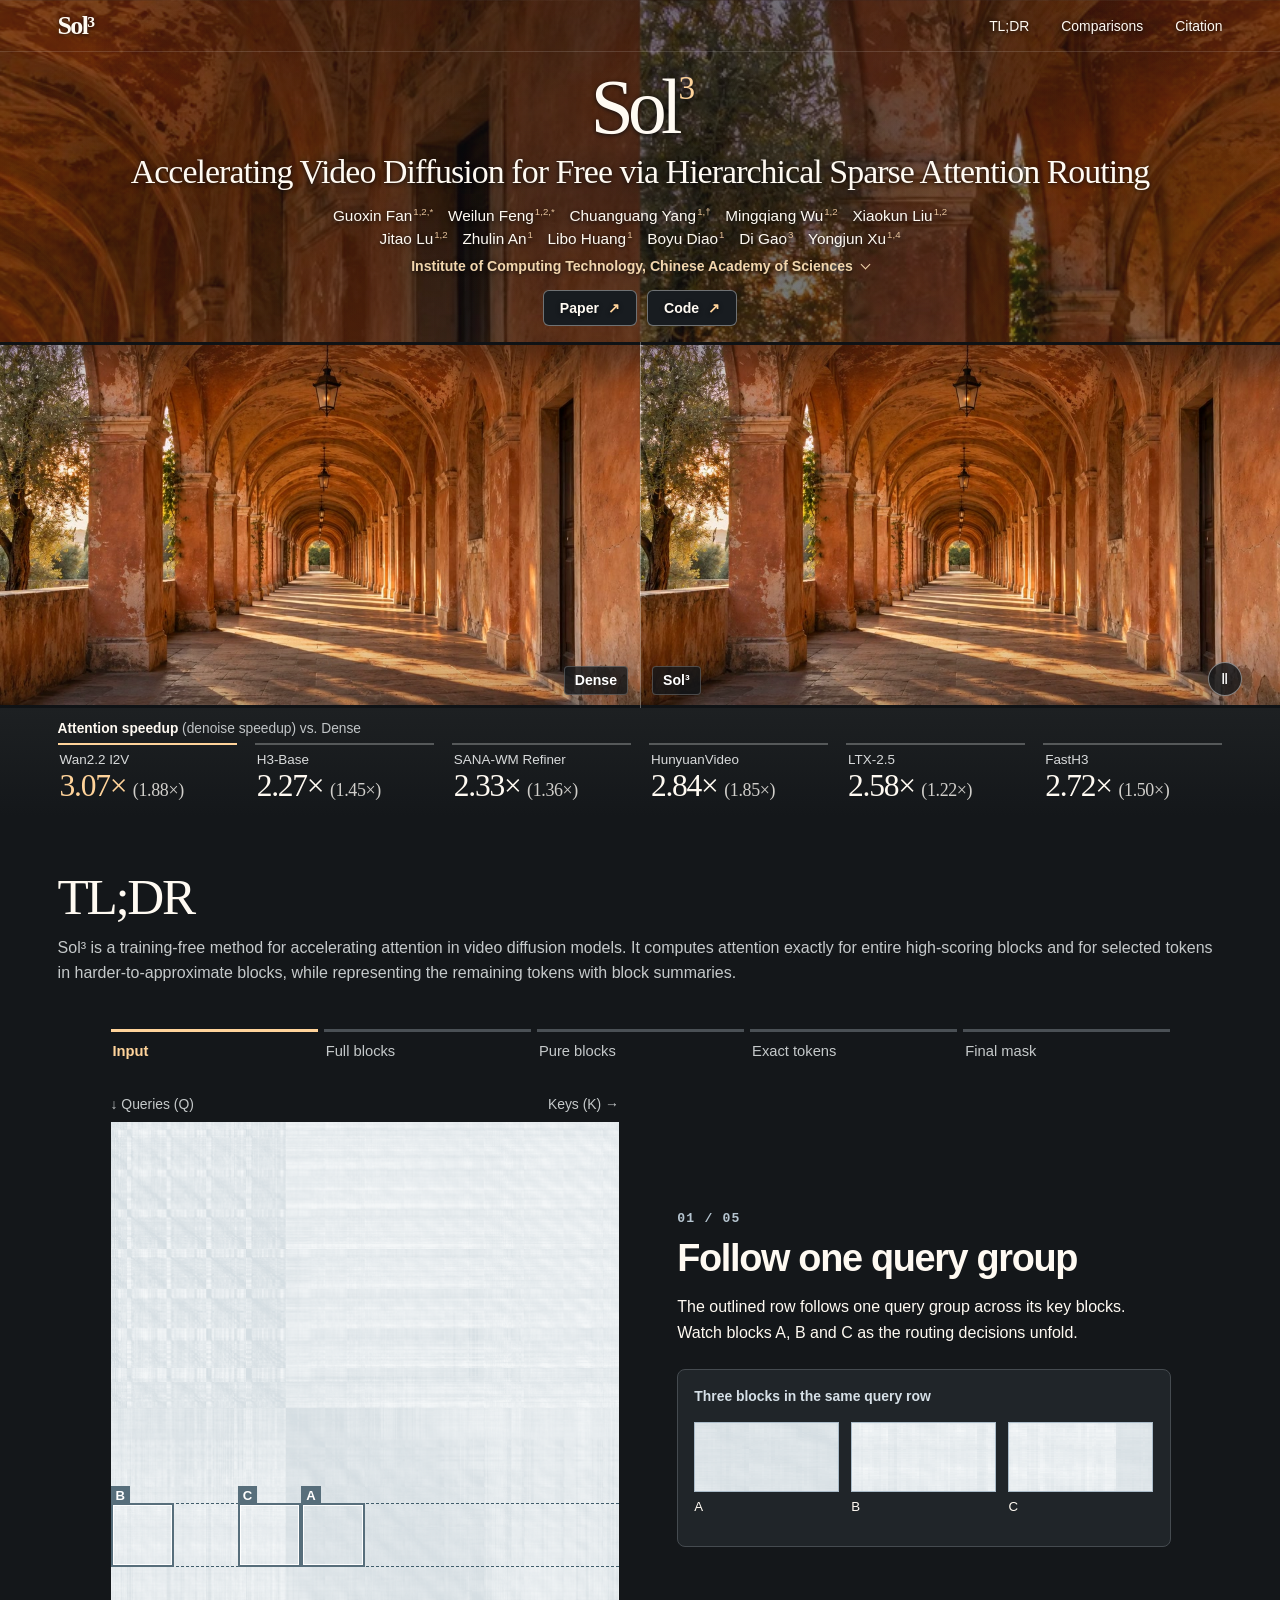
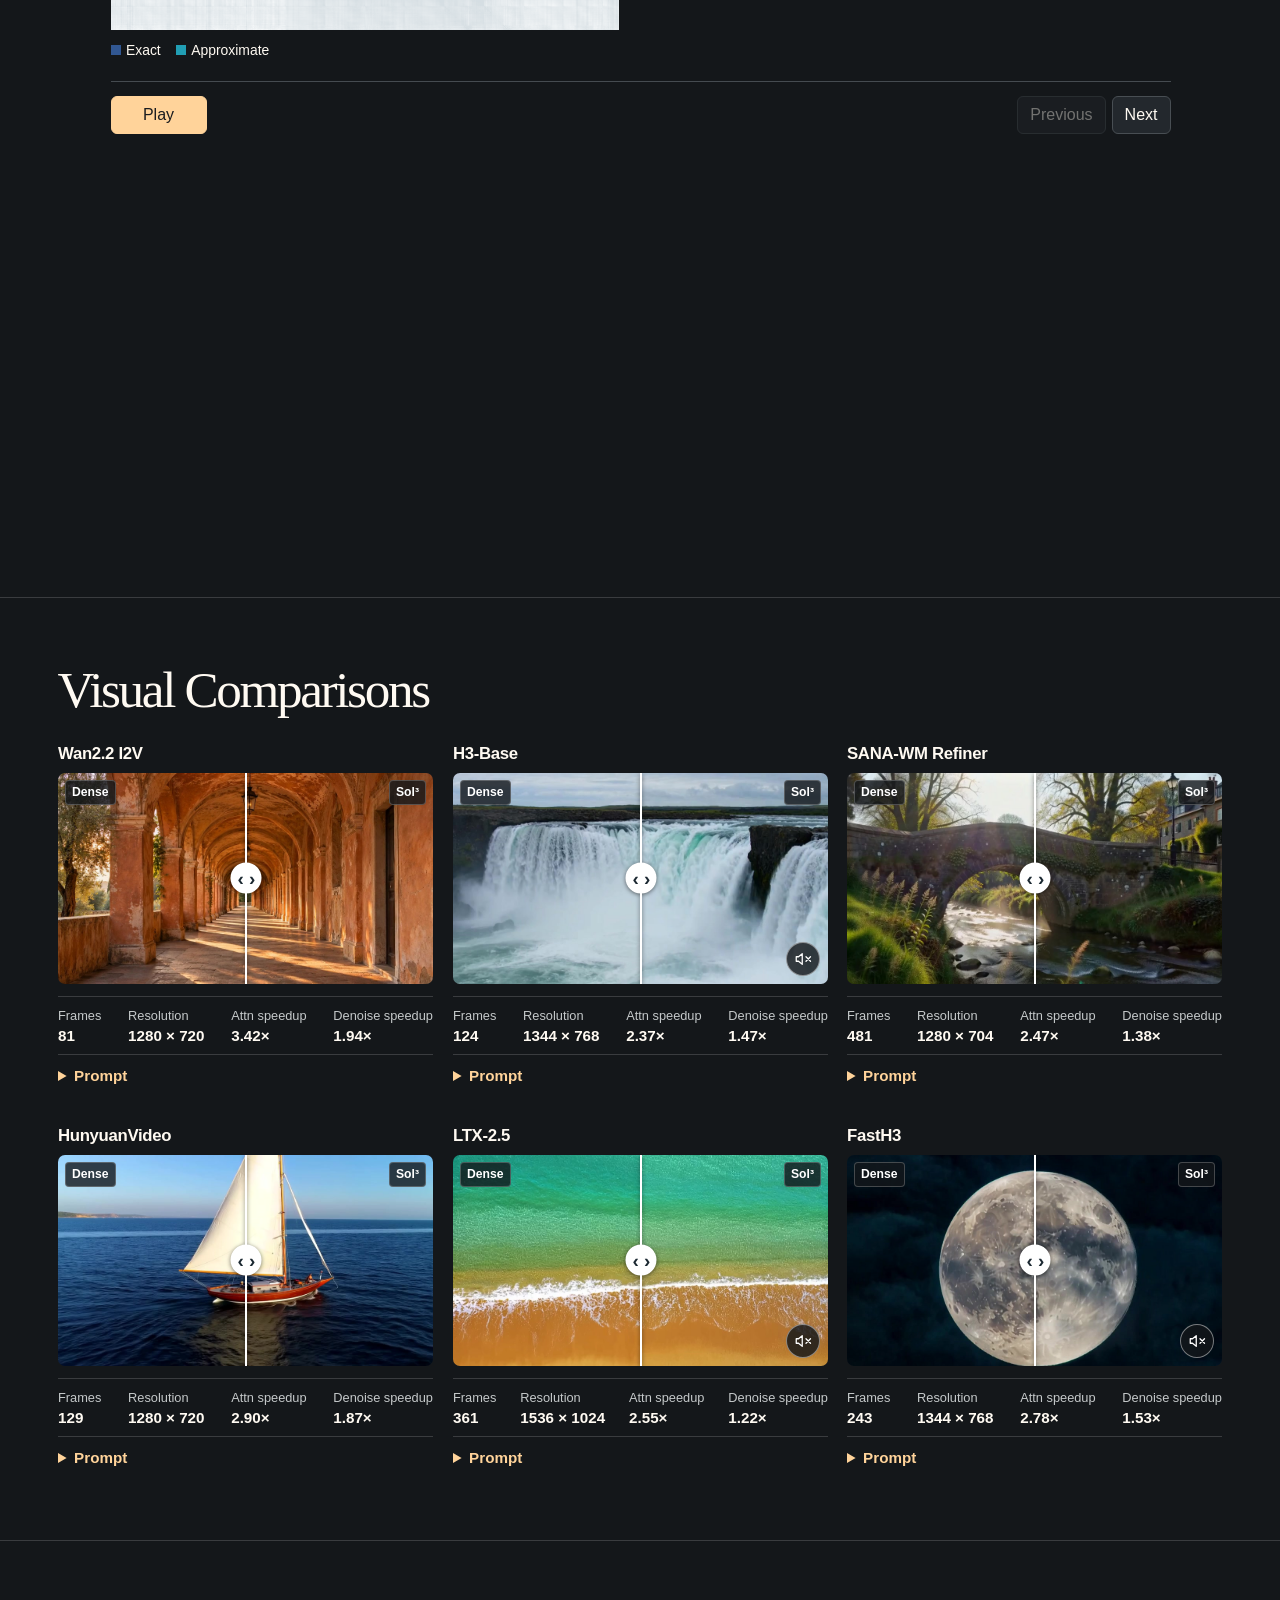
<file: index.html>
<!doctype html>
<html lang="en">
<head>
  <meta charset="utf-8">
  <meta name="viewport" content="width=device-width, initial-scale=1">
  <meta name="theme-color" content="#121519">
  <meta name="description" content="Sol³ accelerates video diffusion through training-free hierarchical sparse attention routing. Explore the method and six paired video comparisons.">
  <title>Sol³ · Hierarchical Sparse Attention Routing</title>
  <link rel="stylesheet" href="site.css">
  <script defer src="site.js"></script>
</head>
<body>
  <header class="hero" id="top">
    <canvas class="hero-backdrop" width="640" height="180" aria-hidden="true"></canvas>
    <nav class="mast" aria-label="Page sections">
      <a class="wordmark" href="#top" aria-label="Sol³ home">Sol³</a>
      <div><a href="#method">TL;DR</a><a href="#comparisons">Comparisons</a><a href="#citation">Citation</a></div>
    </nav>
    <div class="intro">
      <h1><span class="method-name">Sol<sup>3</sup></span><span class="paper-title">Accelerating Video Diffusion for Free via Hierarchical Sparse Attention Routing</span></h1>
      <div class="authors" aria-label="Authors">
        <div><span>Guoxin Fan<sup>1,2,*</sup></span> <span>Weilun Feng<sup>1,2,*</sup></span> <span>Chuanguang Yang<sup>1,†</sup></span> <span>Mingqiang Wu<sup>1,2</sup></span> <span>Xiaokun Liu<sup>1,2</sup></span></div>
        <div><span>Jitao Lu<sup>1,2</sup></span> <span>Zhulin An<sup>1</sup></span> <span>Libo Huang<sup>1</sup></span> <span>Boyu Diao<sup>1</sup></span> <span>Di Gao<sup>3</sup></span> <span>Yongjun Xu<sup>1,4</sup></span></div>
      </div>
      <details class="affiliations">
        <summary>Institute of Computing Technology, Chinese Academy of Sciences</summary>
        <div class="affiliation-list">
          <ol><li>State Key Laboratory of AI Safety, Institute of Computing Technology, Chinese Academy of Sciences</li><li>University of Chinese Academy of Sciences</li><li>Hangzhou Institute for Advanced Study, University of the Chinese Academy of Sciences</li><li>Xiamen Institute of Data Intelligence, Xiamen, China</li></ol>
          <p>* Equal contribution. &nbsp; † Corresponding author.</p>
        </div>
      </details>
      <nav class="paper-links" aria-label="Paper and code">
        <a href="https://arxiv.org/abs/2611.32562">Paper <span aria-hidden="true">↗</span></a>
        <a href="https://github.com/FofGofx/sol3">Code <span aria-hidden="true">↗</span></a>
      </nav>
    </div>
    <div class="screen">
      <video id="hero-video" muted playsinline preload="metadata" poster="media/wan06.jpg" aria-label="Dense and Sol³ paired video"></video>
      <span class="film-label label-dense">Dense</span><span class="film-label label-sol">Sol³</span>
      <button type="button" class="play-toggle" id="hero-play" aria-label="Pause showcase" title="Pause showcase">Ⅱ</button>
    </div>
    <div class="bench"><div class="bench-inner">
      <p class="metric-heading">Attention speedup <span>(denoise speedup) vs. Dense</span></p>
      <div id="model-strip" aria-label="Select showcase model"></div>
    </div></div>
  </header>
  <main>
    <section id="method" aria-labelledby="method-title"><div class="section-inner">
      <h2 id="method-title">TL;DR</h2>
      <p class="instruction method-summary">Sol³ is a training-free method for accelerating attention in video diffusion models. It computes attention exactly for entire high-scoring blocks and for selected tokens in harder-to-approximate blocks, while representing the remaining tokens with block summaries.</p>
      <iframe id="routing" src="method.html" loading="lazy" title="Interactive Sol³ routing animation"></iframe>
    </div></section>
    <section class="comparisons" id="comparisons" aria-labelledby="comparison-title">
      <div class="section-inner">
        <h2 id="comparison-title">Visual Comparisons</h2>
        <div id="gallery"></div>
      </div>
    </section>
    <section class="citation section-inner" id="citation" aria-labelledby="citation-title">
      <div class="citation-heading">
        <h2 id="citation-title">Citation</h2>
        <button type="button" id="copy-bibtex" hidden>Copy BibTeX</button>
      </div>
      <pre><code id="bibtex">@misc{fan2026sol3acceleratingvideodiffusion,
      title={Sol$^{3}$: Accelerating Video Diffusion for Free via Hierarchical Sparse Attention Routing},
      author={Guoxin Fan and Weilun Feng and Chuanguang Yang and Mingqiang Wu and Xiaokun Liu and Jitao Lu and Zhulin An and Libo Huang and Boyu Diao and Di Gao and Yongjun Xu},
      year={2026},
      eprint={2611.32562},
      archivePrefix={arXiv},
      primaryClass={cs.CV},
      url={https://arxiv.org/abs/2611.32562},
}</code></pre>
      <p id="copy-status" role="status"></p>
    </section>
  </main>
</body>
</html>
</file>
<file: site.css>
:root{color-scheme:dark;font-family:Inter,"Segoe UI",Arial,sans-serif;--ink:#14171a;--text:#fffaf2;--muted:#c5c9ca;--rule:#ffffff29;--gold:#ffd39a;color:var(--text);background:var(--ink)}
*{box-sizing:border-box}
body,h1,h2,h3,p{margin:0}
a{color:inherit}
button,summary,input{font:inherit}
button,summary{cursor:pointer}
button{color:inherit}
:focus-visible{outline:3px solid #168eaa;outline-offset:4px}
[hidden]{display:none!important}
.hero{color:var(--text);background:var(--ink);isolation:isolate;position:relative;--poster:url("media/wan06.jpg")}
.hero-backdrop{position:absolute;inset:0;width:100%;height:100%;object-fit:cover;z-index:-2;background:var(--poster) center/cover;filter:saturate(1.2)}
.hero::before{content:"";position:absolute;z-index:-1;inset:0;background:
  radial-gradient(ellipse 58% 38% at 50% 23%,rgba(9,12,16,.48),transparent 90%),
  linear-gradient(180deg,rgba(12,15,19,.49),rgba(12,15,19,.31) 18%,rgba(12,15,19,.45) 46%,#131619 92%)}
.mast,.intro{text-shadow:0 1px 4px #090b0ed9}
.mast,.bench-inner,.section-inner{width:min(1440px,100%);margin:auto;padding-inline:clamp(18px,4.5vw,74px)}
.mast{display:flex;align-items:center;justify-content:space-between;height:52px;border-bottom:1px solid #ffffff23}
.mast a{text-decoration:none}
.wordmark{font:600 26px/1 Georgia,serif;letter-spacing:-.065em}
.mast div{display:flex;gap:clamp(16px,2.5vw,42px);font-size:.87rem}
.mast a:hover,.affiliations summary:hover{color:var(--gold)}
.intro{text-align:center;position:relative;z-index:2;padding:clamp(12px,2vh,24px) 16px 12px}
.method-name{display:block;font:500 clamp(68px,8.6vh,112px)/.98 Georgia,"Times New Roman",serif;letter-spacing:-.075em}
.method-name sup{font-size:.43em;vertical-align:top;position:relative;top:.07em;margin-left:.055em;color:var(--gold)}
.paper-title{display:block;margin:7px auto 13px;font-family:Georgia,"Times New Roman",serif;font-weight:400;font-size:clamp(22px,2.65vw,40px);line-height:1.12;letter-spacing:-.028em}
.authors{font-size:clamp(.84rem,1.2vw,1rem);line-height:1.5}
.authors span{display:inline-block;white-space:nowrap;margin-inline:.34em}
.authors sup{font-size:.63em;color:#e7c39a;margin-left:1px}
.affiliations{margin:8px auto 0;width:fit-content;max-width:100%;font-size:.88rem}
.affiliations summary{display:inline;color:#f2d6ad;font-weight:550;list-style:none}
.affiliations summary::-webkit-details-marker{display:none}
.affiliations summary::after{content:"";display:inline-block;border:solid currentColor;border-width:0 1px 1px 0;padding:3px;transform:rotate(45deg);vertical-align:.2em;margin-left:9px}
.affiliations[open] summary::after{transform:rotate(225deg);vertical-align:0}
.affiliation-list{position:relative;margin:10px auto 4px;padding:12px 18px;text-align:left;max-width:720px;background:#1b2026;color:#f5f1eb;border:1px solid #ffffff32;border-radius:5px;line-height:1.5}
.affiliation-list ol{padding-left:1.3em;margin:0 0 7px}
.screen{position:relative;background:#111417;height:min(28.58vw,42svh);min-height:108px;overflow:hidden}
.screen video{width:100%;height:100%;display:block;object-fit:contain}
.screen::after{content:"";position:absolute;inset:0;pointer-events:none;background:linear-gradient(to bottom,rgba(12,15,18,.38),transparent 14%,transparent 80%,rgba(12,15,18,.3))}
.screen::before{content:"";position:absolute;z-index:1;left:50%;top:0;bottom:0;border-left:1px solid #ffffff54}
.film-label,.side-tag{position:absolute;z-index:1;color:white;background:#13171bcc;border:1px solid #ffffff38;border-radius:4px;line-height:1.2;font-weight:550;pointer-events:none}
.film-label{bottom:13px;padding:5px 10px;font-size:.88rem}
.label-dense{right:calc(50% + 12px)}.label-sol{left:calc(50% + 12px)}
.play-toggle,.sound-button{background:#13171bcf;color:white;border:1px solid #ffffff70;border-radius:50%;width:34px;height:34px;display:grid;place-items:center}
.play-toggle{position:absolute;z-index:2;right:clamp(12px,3vw,52px);bottom:12px;font-size:.93rem}
.bench{background:linear-gradient(180deg,#1d2022,#14171a)}
.bench-inner{padding-top:13px;padding-bottom:12px}
.metric-heading{font-size:.86rem;font-weight:600;margin-bottom:7px}
.metric-heading span{color:#c1c5c7;font-weight:400}
#model-strip{display:grid;grid-template-columns:repeat(6,minmax(0,1fr));gap:clamp(5px,1.4vw,23px)}
.model-tab{text-align:left;padding:7px 2px 2px;display:grid;gap:2px;background:none;border:0;border-top:2px solid #56595a;transition:border-color .2s}
.model-tab:hover{border-color:#c5b9a7}
.model-tab[aria-pressed=true]{border-color:var(--gold)}
.model-tab span{font-size:clamp(.76rem,1.05vw,1rem);color:#d9dbdc}
.model-tab strong{font:normal clamp(24px,3.5vh,42px)/1.1 Georgia,serif;letter-spacing:-.04em;font-variant-numeric:lining-nums tabular-nums}
.model-tab strong small{font-size:.57em;letter-spacing:-.02em;color:#d0ceca;white-space:nowrap}
.model-tab[aria-pressed=true] strong{color:var(--gold)}
#method{padding:clamp(28px,4vw,74px) 0;min-height:560px}
#routing{display:block;margin:auto;width:100%;height:650px;border:0}
.comparisons{padding-block:clamp(34px,5vw,86px);border-block:1px solid var(--rule)}
.section-inner h2{font:500 clamp(32px,4vw,56px)/1.1 Georgia,serif;letter-spacing:-.046em}
.instruction{margin:11px 0 26px;color:var(--muted);line-height:1.55}
#gallery{display:grid;grid-template-columns:repeat(3,minmax(0,1fr));align-items:start;gap:32px 20px;margin-top:26px}
.card h3{font-size:1.05rem;letter-spacing:-.02em;margin:0 0 9px}
.compare{position:relative;isolation:isolate;overflow:hidden;background:#151a1e;border-radius:7px;aspect-ratio:16/9;--split:50%}
.card{min-width:0;container-type:inline-size}
.clip-stats{margin:12px 0 0;padding:10px 0;display:grid;grid-template-columns:auto auto auto auto;justify-content:space-between;gap:8px;border-block:1px solid var(--rule)}
.clip-stats dt{font-size:.8rem;line-height:1.35;color:var(--muted)}
.clip-stats dd{font-size:.95rem;font-weight:600;margin:3px 0 0;font-variant-numeric:tabular-nums}
.clip-prompt{margin-top:4px;font-size:.95rem;line-height:1.5;color:var(--muted)}
.clip-prompt summary{width:fit-content;padding:6px 4px 6px 0;font-weight:550;color:var(--gold)}
.clip-prompt p{margin:2px 0 0}
@container(max-width:350px){.clip-stats{grid-template-columns:1fr 1.2fr}}
.compare video{position:absolute;width:1px;height:1px;opacity:0;pointer-events:none}
.compare canvas{display:block;width:100%;height:100%}
.side-tag{top:7px;padding:4px 6px;font-size:.76rem}.side-tag.left{left:7px}.side-tag.right{right:7px}
.divider{pointer-events:none;position:absolute;left:var(--split);inset-block:0;border-left:2px solid white;filter:drop-shadow(0 1px 2px #0008)}
.divider::after{content:"‹ ›";white-space:pre;position:absolute;top:50%;left:-1px;transform:translate(-50%,-50%);display:grid;place-items:center;background:#fff;color:#1c2932;border-radius:50%;width:31px;height:31px;font:600 19px/1 "Segoe UI",sans-serif}
.wipe-input{position:absolute;z-index:2;inset:0;width:100%;height:100%;margin:0;opacity:0;cursor:ew-resize;touch-action:pan-y}
.compare:has(.wipe-input:focus-visible){outline:3px solid #168eaa;outline-offset:3px}
.sound-button{position:absolute;z-index:4;bottom:8px;right:8px}
.sound-button svg{width:18px;height:18px;fill:none;stroke:currentColor;stroke-width:1.7;stroke-linecap:round;stroke-linejoin:round}
.track-menu{position:absolute;z-index:5;bottom:47px;right:8px;border:1px solid #ffffff52;background:#151b21f5;color:white;border-radius:5px;padding:4px;display:grid;gap:2px}
.track-menu button{font-size:.83rem;text-align:left;padding:5px 10px;border:0;background:transparent;border-radius:3px}
.track-menu button:hover,.track-menu button[aria-pressed=true]{background:#354654}
.citation{padding-block:clamp(38px,6vw,90px)}
.paper-links{display:flex;justify-content:center;gap:10px;margin:16px 0 4px}
.paper-links a,#copy-bibtex{border:1px solid #ffffff60;border-radius:6px;background:#181c20;color:var(--text);font-size:.88rem;font-weight:600}
.paper-links a{display:inline-flex;align-items:center;gap:9px;padding:9px 16px;text-decoration:none}
.paper-links span{color:var(--gold)}
.paper-links a:hover,#copy-bibtex:hover{border-color:var(--gold);color:var(--gold)}
.citation-heading{display:flex;align-items:center;justify-content:space-between;gap:12px}
#copy-bibtex{padding:8px 12px}
.citation pre{margin:18px 0 0;padding:clamp(12px,2vw,24px);border:1px solid var(--rule);border-radius:6px;background:#191d21;white-space:pre-wrap;overflow-wrap:anywhere;font:.88rem/1.6 ui-monospace,monospace}
#copy-status{margin-top:8px;color:var(--muted);font-size:.85rem}
@media(max-width:760px){
  .screen{height:28.58vw;min-height:0}
  .intro{padding-block:18px}
  #model-strip{grid-template-columns:repeat(3,minmax(0,1fr));row-gap:10px}
  #gallery{grid-template-columns:1fr;gap:25px}
  .authors span{margin-inline:.16em}
  .metric-heading{margin-bottom:9px}
  .film-label{bottom:7px;padding:3px 6px;font-size:.75rem}
  .play-toggle{bottom:6px;right:8px;width:28px;height:28px}
  #method{padding-block:24px;min-height:700px}
}
@media(prefers-reduced-motion:reduce){*{scroll-behavior:auto!important;transition:none!important}}
</file>
